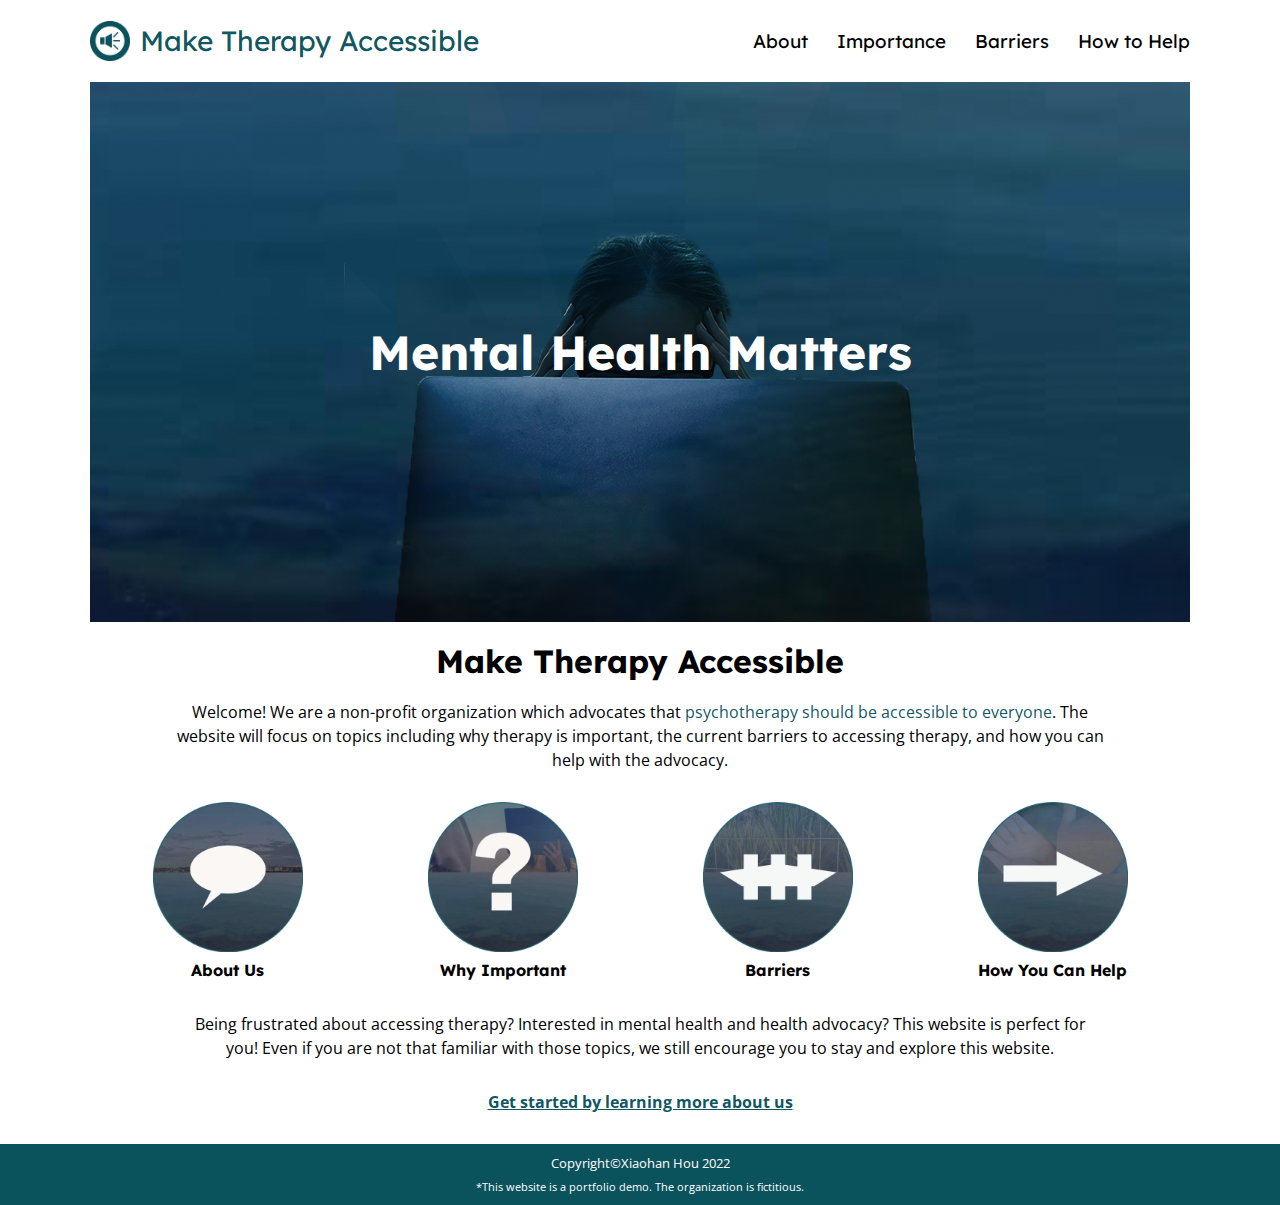
<file: index.html>
<!DOCTYPE html>
<html lang="en">
<head>
    <meta charset="UTF-8">
    <meta http-equiv="X-UA-Compatible" content="IE=edge">
    <meta name="viewport" content="width=device-width, initial-scale=1.0">
    <meta name="author" content="Xiaohan Hou"/>
    <meta name="description" content="Website built for an imaginary organization who advocates for psychotherapy"/>
    <link rel="stylesheet" href="style.css">
    <link rel="stylesheet" href="https://cdnjs.cloudflare.com/ajax/libs/font-awesome/4.7.0/css/font-awesome.min.css">
    <script language="JavaScript"  src="http://ajax.googleapis.com/ajax/libs/jquery/1.10.0/jquery.min.js"></script>
    <script src="toggle.js"></script>
    <title>Home</title>
</head>

<body>
    <!--Header-->
    <header>
        <div class="max-width">
            <!--Logo container section-->
            <div class="logo-container">
                <a href="index.html">
                    <img src="Img/Header/Header_Logo.png" class="logo-image" alt="Announcement logo">
                    <p>Make Therapy Accessible</p>
                </a>
            </div>

            <!--Nav bar in the right-->
            <ul class="navbar-right">
                <li><a href="index.html" class="current" id="home-nav-right">Home</a></li>
                <li><a href="aboutus.html">About</a></li>
                <li><a href="importance.html">Importance</a></li>
                <li><a href="barriers.html">Barriers</a></li>
                <li><a href="help.html">How to Help</a></li>
            </ul>

            <!--The icon (Hidden until the screen size changes)-->
            <div class="menu-btn">
                <i class="fa fa-bars"></i>
            </div>
            
        </div>
    </header>

    <!--Start of the main part-->
    <main>
        <div class="max-width">

             <!--Hero image-->
            <div class="hero-section" id="hero-section">
                <div class="hero-image">
                    <p class="hero-text">Mental Health Matters</p>
                </div>
            </div>
        
            <!--Home introduction section-->
            <section class="home-introduction">
                
                    <h1 id="homepage-title">Make Therapy Accessible</h1>
        
                <!--Website introduction phrase-->
                    <p class="introduction-text">
                        Welcome! We are a non-profit organization which advocates that <span class="highlight">psychotherapy should be accessible to everyone</span>.
                        The website will focus on topics including why therapy is important, the current barriers to accessing therapy, and how you can help
                        with the advocacy.
                    </p>
            </section>
        
            <!--Four navigation circles-->
            <section class="circle-nav-section">
                <div class="circle-nav-wrapper">
                    <a class="circle-container" href="aboutus.html">
                        <img src="Img/home/circle1.jpg" class="circle-nav-image" alt="Navigation button with a conversation icon">
                        <p>About Us</p>
                    </a>
                    <a class="circle-container" href="importance.html">
                        <img src="Img/home/circle2.jpg" class="circle-nav-image" alt="Navigation button with a question mark icon">
                        <p>Why Important</p>
                    </a>
                    <a class="circle-container" href="barriers.html" alt="Navigation button with a railing icon">
                        <img src="Img/home/circle3.jpg" class="circle-nav-image">
                        <p>Barriers</p>
                    </a>
                    <a class="circle-container" href="help.html"  alt="Navigation button with an arrow icon">
                        <img src="Img/home/circle4.jpg" class="circle-nav-image">
                        <p>How You Can Help</p>
                    </a>
                </div>
            </section>

            <!--Bottom text-->
            <section class="home-bottom">
                <p class="bottom-text">
                    Being frustrated about accessing therapy? Interested in mental health and health advocacy? 
                    This website is perfect for you! Even if you are not that familiar with those topics, 
                    we still encourage you to stay and explore this website. 
                </p>
            </section>
    
            <!--Bottom navigation section-->
            <section class="bottom-nav">
                <a class="nav-link" href="aboutus.html">Get started by learning more about us</a>
            </section>

        </div>
    </main>
    
    <footer>
        <div class="footer-content">
            <p>Copyright&copyXiaohan Hou 2022</p>
            <p class="disclaimer">*This website is a portfolio demo. The organization is fictitious.</p>
        </div>
    </footer>
    
</body>
</html>
</file>
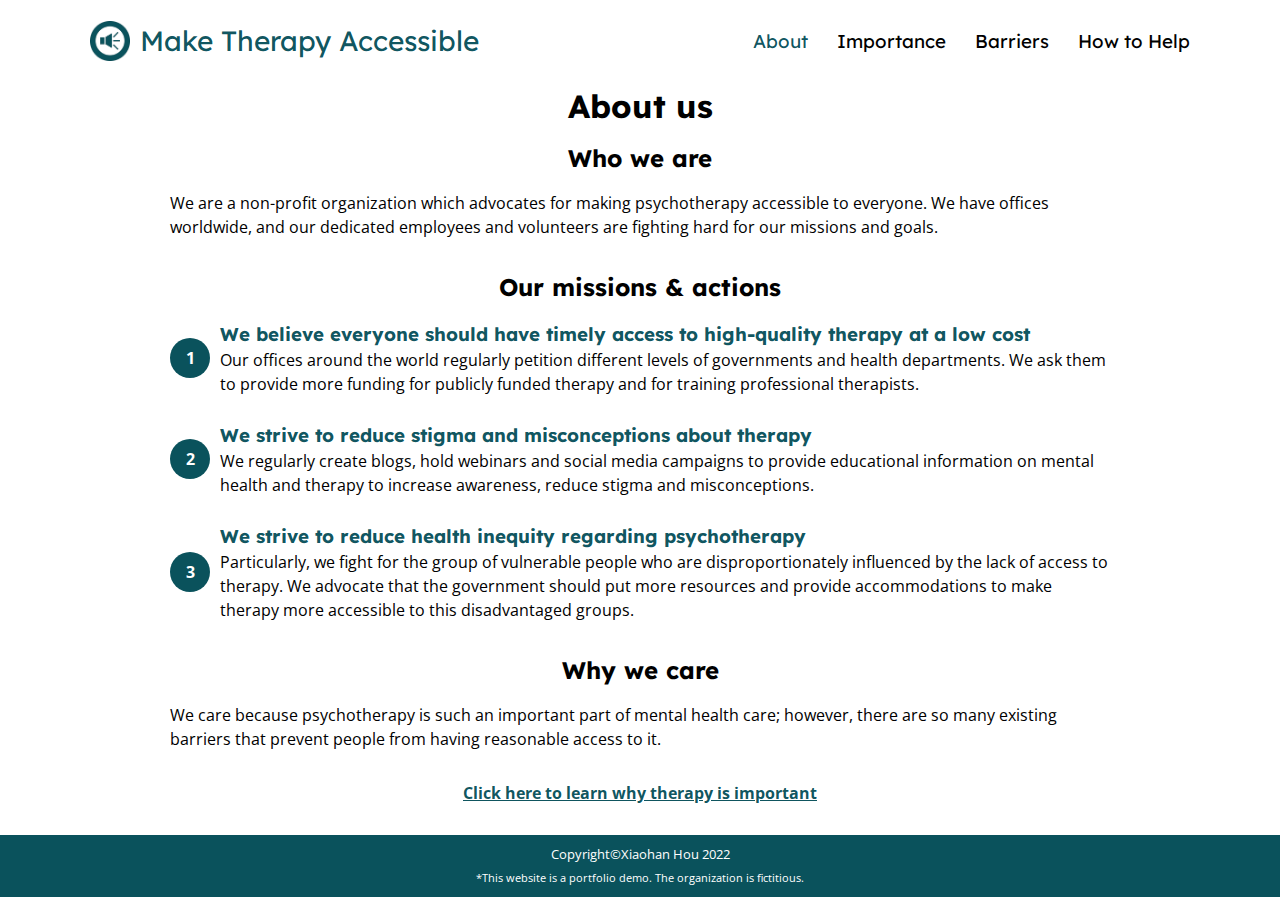
<file: aboutus.html>
<!DOCTYPE html>
<html lang="en">
<head>
    <meta charset="UTF-8">
    <meta http-equiv="X-UA-Compatible" content="IE=edge">
    <meta name="viewport" content="width=device-width, initial-scale=1.0">
    <meta name="author" content="Xiaohan Hou"/>
    <meta name="description" content="Website built for an imaginary organization who advocates for psychotherapy"/>
    <link rel="stylesheet" href="style.css">
    <link rel="stylesheet" href="https://cdnjs.cloudflare.com/ajax/libs/font-awesome/4.7.0/css/font-awesome.min.css">
    <script language="JavaScript"  src="http://ajax.googleapis.com/ajax/libs/jquery/1.10.0/jquery.min.js"></script>
    <script src="toggle.js"></script>
    <title>About Us</title>
    
</head>
<body>
    <!--Header-->
    <header>
        <div class="max-width">
            <!--Logo Container Section-->
            <div class="logo-container">
                <a href="index.html">
                    <img src="Img/Header/Header_Logo.png" class="logo-image" alt="Organization logo">
                    <p>Make Therapy Accessible</p>
                </a>
            </div>

            <!--Nav Bar in the Right-->
            <ul class="navbar-right">
                <li><a href="index.html" id="home-nav-right">Home</a></li>
                <li><a href="aboutus.html" class="current">About</a></li>
                <li><a href="importance.html">Importance</a></li>
                <li><a href="barriers.html">Barriers</a></li>
                <li><a href="help.html">How to Help</a></li>
            </ul>

            <!--The icon (Hidden until the screen size changes)-->
            <div class="menu-btn">
                <i class="fa fa-bars"></i>
            </div>
            
        </div>
    </header>

    <main>
        <div class="max-width">

            <!--About us title-->
            <h1 class="page-title">About us</h1>

            <!--Who we are-->
            <section class="about-intro-section">
                <h2 class="about-intro-subtitle">Who we are</h2>
                <p>We are a non-profit organization which advocates for making psychotherapy accessible to everyone. 
                    We have offices worldwide, and our dedicated employees and volunteers are fighting hard for our missions and goals.
                </p>
            </section>

            <!--Our missions & actions-->
            <section class="about-mission-section">
                <h2 class="about-mission-subtitle">Our missions & actions</h2>

                <!--mission 1-->
                <div class="mission-container">
                    <div class="mission-number-container">
                        <div class="mission-number">1</div>
                    </div>

                    <div class="mission-right-container">
                        <h3 class="mission-title">We believe everyone should have timely access to high-quality therapy at a low cost</h3>
                        <p>Our offices around the world regularly petition different levels of governments and health departments. We ask them to provide more funding for publicly funded therapy and for training professional therapists.</p>
                    </div>
                </div>

                 <!--mission 2-->
                <div class="mission-container">
                    <div class="mission-number-container">
                        <div class="mission-number">2</div>
                    </div>

                    <div class="mission-right-container">
                        <h3 class="mission-title">We strive to reduce stigma and misconceptions about therapy</h3>
                        <p>We regularly create blogs, hold webinars and social media campaigns to provide educational information on mental health and therapy to increase awareness, reduce stigma and misconceptions.
                        </p>
                    </div>
                </div>

                 <!--mission 3-->
                 <div class="mission-container">
                    <div class="mission-number-container">
                        <div class="mission-number">3</div>
                    </div>

                    <div class="mission-right-container">
                        <h3 class="mission-title">We strive to reduce health inequity regarding psychotherapy</h3>
                        <p>Particularly, we fight for the group of vulnerable people who are disproportionately influenced by the lack of access to therapy. We advocate that the government should put more resources and provide accommodations to make therapy more accessible to this disadvantaged groups.
                        </p>
                    </div>
                </div>

            </section>

             <!--Why we care-->
             <section class="about-care-section">
                <h2 class="about-care-subtitle">Why we care</h2>
                <p>We care because psychotherapy is such an important part of mental health care; however, there are so many existing barriers that prevent people from having reasonable access to it.
                </p>
            </section>

            <!--Bottom section-->
            <section class="bottom-nav">
                <a class="nav-link" href="importance.html">Click here to learn why therapy is important</a>
            </section>
            
        </div>
    </main>
    
    <footer>
        <div class="footer-content">
            <p>Copyright&copyXiaohan Hou 2022</p>
            <p class="disclaimer">*This website is a portfolio demo. The organization is fictitious.</p>
        </div>
    </footer>
    
</body>
</html>
</file>
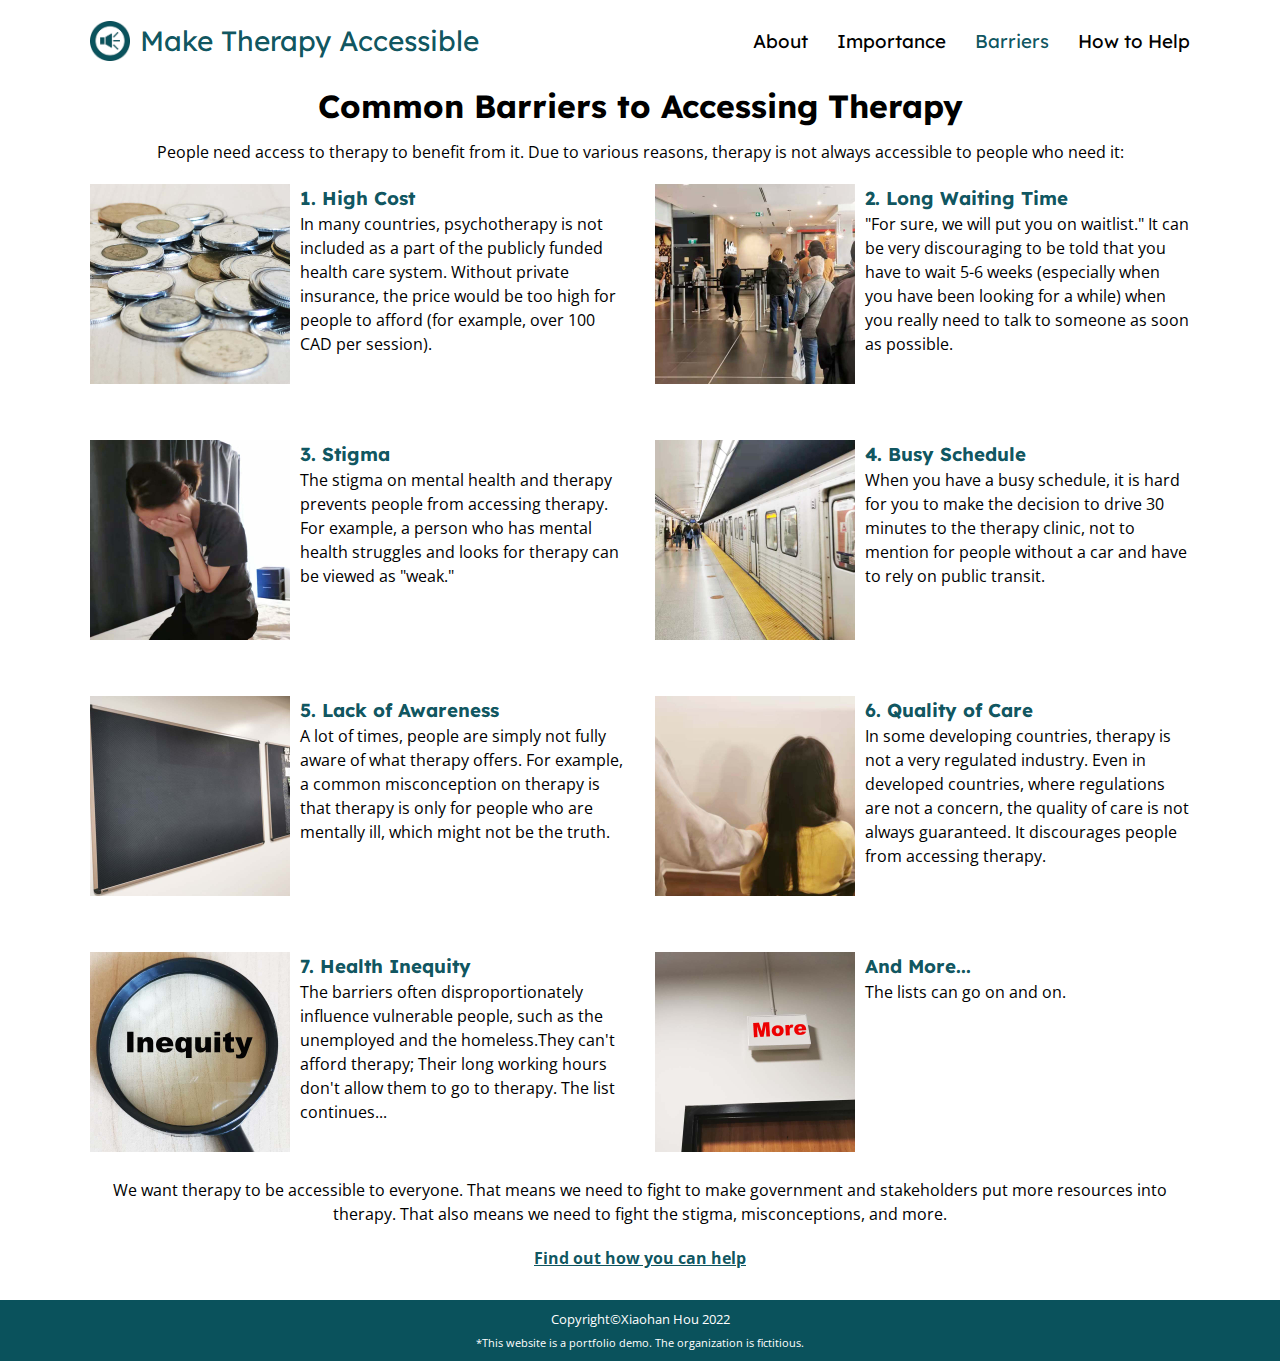
<file: barriers.html>
<!DOCTYPE html>
<html lang="en">
<head>
    <meta charset="UTF-8">
    <meta http-equiv="X-UA-Compatible" content="IE=edge">
    <meta name="viewport" content="width=device-width, initial-scale=1.0">
    <meta name="author" content="Xiaohan Hou"/>
    <meta name="description" content="Website built for an imaginary organization who advocates for psychotherapy"/>
    <link rel="stylesheet" href="style.css">
    <link rel="stylesheet" href="https://cdnjs.cloudflare.com/ajax/libs/font-awesome/4.7.0/css/font-awesome.min.css">
    <script language="JavaScript"  src="http://ajax.googleapis.com/ajax/libs/jquery/1.10.0/jquery.min.js"></script>
    <script src="toggle.js"></script>
    <title>Barriers</title>
</head>

<body>
    <!--Header-->
    <header>
        <div class="max-width">
            <!--Logo Container Section-->
            <div class="logo-container">
                <a href="index.html">
                    <img src="Img/Header/Header_Logo.png" class="logo-image" alt="Organization logo">
                    <p>Make Therapy Accessible</p>
                </a>
            </div>

            <!--Nav Bar in the Right-->
            <ul class="navbar-right">
                <li><a href="index.html" id="home-nav-right">Home</a></li>
                <li><a href="aboutus.html">About</a></li>
                <li><a href="importance.html">Importance</a></li>
                <li><a href="barriers.html" class="current">Barriers</a></li>
                <li><a href="help.html">How to Help</a></li>
            </ul>

            <!--The icon (Hidden until the screen size changes)-->
            <div class="menu-btn">
                <i class="fa fa-bars"></i>
            </div>
            
        </div>
    </header>

    <main>
        <div class="max-width">

            <!--Barriers title-->
            <h1 class="page-title">Common Barriers to Accessing Therapy</h1>

                <!--Intro-text-->
                <p class="page-intro-text">People need access to therapy to benefit from it. Due to various reasons, therapy is not always accessible to people who need it:</p>

                <!--The main box used to put the 8 tips boxes-->
                <div class="issues-master-container">

                    <!--Barrier 1-->
                    <div class="issues-content-container">
                        <div class="issues-image-container">
                            <img src="Img/barriers/highcost.jpg" class="issue-image" alt="Coins piles">
                        </div>

                        <div class="issues-text-container">
                            <h3 class="issues-title">1. High Cost</h3>
                            <p class="issues-text">In many countries, psychotherapy is not included as a part of the publicly funded health care system.
                                Without private insurance, the price would be too high for people to afford (for example, over 100 CAD per session).
                            </p>
                        </div>
                    </div>

                    <!--Barrier 2-->
                    <div class="issues-content-container">
                        <div class="issues-image-container">
                            <img src="Img/barriers/longwaiting.jpg" class="issue-image" alt="Long line">
                        </div>

                        <div class="issues-text-container">
                            <h3 class="issues-title">2. Long Waiting Time</h3>
                            <p class="issues-text">"For sure, we will put you on waitlist." It can be very discouraging to be told that you have to wait 5-6 weeks (especially when you have been looking for a while) when you really need to talk to someone as soon as possible.
                            </p>
                        </div>
                    </div>

                    <!--Barrier 3-->
                    <div class="issues-content-container">
                        <div class="issues-image-container">
                            <img src="Img/barriers/stigma.jpg" class="issue-image" alt="An upset person">
                        </div>

                        <div class="issues-text-container">
                            <h3 class="issues-title">3. Stigma</h3>
                            <p class="issues-text">The stigma on mental health and therapy prevents people from accessing therapy. For example, a person who has mental health struggles and looks for therapy can be viewed as "weak."
                            </p>
                        </div>
                    </div>

                    <!--Barrier 4-->
                    <div class="issues-content-container">
                        <div class="issues-image-container">
                            <img src="Img/barriers/busy.jpg" class="issue-image" alt="Subway station">
                        </div>

                        <div class="issues-text-container">
                            <h3 class="issues-title">4. Busy Schedule</h3>
                            <p class="issues-text">When you have a busy schedule, it is hard for you to make the decision to drive 30 minutes to the therapy clinic, not to mention for people without a car and have to rely on public transit.
                            </p>
                        </div>
                    </div>

                    <!--Barrier 5-->
                    <div class="issues-content-container">
                        <div class="issues-image-container">
                            <img src="Img/barriers/awareness.jpg" class="issue-image" alt="Announcement board">
                        </div>

                        <div class="issues-text-container">
                            <h3 class="issues-title">5. Lack of Awareness</h3>
                            <p class="issues-text">A lot of times, people are simply not fully aware of what therapy offers. For example, a common misconception on therapy is that therapy is only for people who are mentally ill, which might not be the truth.
                            </p>
                        </div>
                    </div>


                    <!--Barrier 6-->
                    <div class="issues-content-container">
                        <div class="issues-image-container">
                            <img src="Img/barriers/quality.jpg" class="issue-image" alt="Hand put on the shoulder">
                        </div>

                        <div class="issues-text-container">
                            <h3 class="issues-title">6. Quality of Care</h3>
                            <p class="issues-text">In some developing countries, therapy is not a very regulated industry. Even in developed countries, where regulations are not a concern, the quality of care is not always guaranteed. It discourages people from accessing therapy.
                            </p>
                        </div>
                    </div>

                    <!--Barrier 7-->
                    <div class="issues-content-container">
                        <div class="issues-image-container">
                            <img src="Img/barriers/inequity.jpg" class="issue-image" alt="Microscope examining the word inequity">
                        </div>

                        <div class="issues-text-container">
                            <h3 class="issues-title">7. Health Inequity</h3>
                            <p class="issues-text">The barriers often disproportionately influence vulnerable people, such as the unemployed and the homeless.They can't afford therapy; Their long working hours don't allow them to go to therapy. The list continues...
                            </p>
                        </div>
                    </div>

                    <!--Barrier 8-->
                    <div class="issues-content-container">
                        <div class="issues-image-container">
                            <img src="Img/barriers/more.jpg" class="issue-image" alt="A sign with the text 'more' on it">
                        </div>

                        <div class="issues-text-container">
                            <h3 class="issues-title">And More...</h3>
                            <p class="issues-text">The lists can go on and on.
                            </p>
                        </div>
                    </div>

                </div>

                <!--Bottom text-->
                <p class="page-bottom-text">We want therapy to be accessible to everyone. That means we need to fight to make government and stakeholders put more resources into therapy. That also means we need to fight the stigma, misconceptions, and more.</p>
        
               <!--Bottom navigation section-->
                <section class="bottom-nav">
                    <a class="nav-link" href="help.html">Find out how you can help</a>
                </section>

        </div>
    </main>
    
    <footer>
        <div class="footer-content">
            <p>Copyright&copyXiaohan Hou 2022</p>
            <p class="disclaimer">*This website is a portfolio demo. The organization is fictitious.</p>
        </div>
    </footer>
    
</body>
</html>
</file>
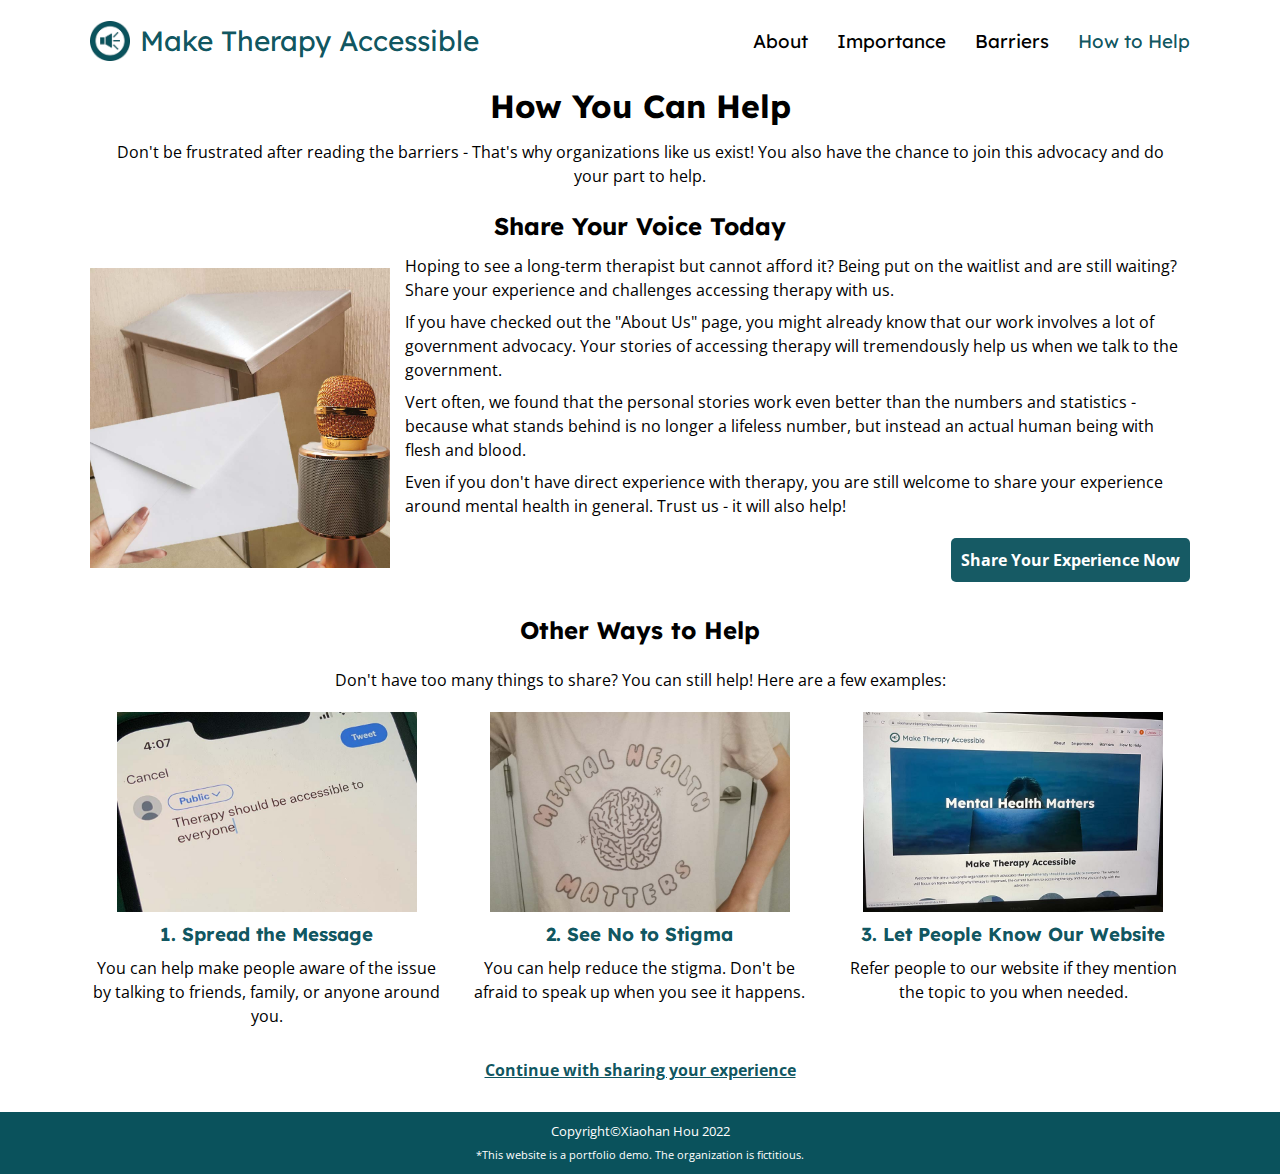
<file: help.html>
<!DOCTYPE html>
<html lang="en">
<head>
    <meta charset="UTF-8">
    <meta http-equiv="X-UA-Compatible" content="IE=edge">
    <meta name="viewport" content="width=device-width, initial-scale=1.0">
    <meta name="author" content="Xiaohan Hou"/>
    <meta name="description" content="Website built for an imaginary organization who advocates for psychotherapy"/>
    <link rel="stylesheet" href="style.css">
    <link rel="stylesheet" href="https://cdnjs.cloudflare.com/ajax/libs/font-awesome/4.7.0/css/font-awesome.min.css">
    <script language="JavaScript"  src="http://ajax.googleapis.com/ajax/libs/jquery/1.10.0/jquery.min.js"></script>
    <script src="toggle.js"></script>
    <title>How to Help</title>
</head>

<body>
     <!--Header-->
     <header>
        <div class="max-width">
            <!--Logo Container Section-->
            <div class="logo-container">
                <a href="index.html">
                    <img src="Img/Header/Header_Logo.png" class="logo-image" alt="Organization logo">
                    <p>Make Therapy Accessible</p>
                </a>
            </div>

            <!--Nav Bar in the Right-->
            <ul class="navbar-right">
                <li><a href="index.html" id="home-nav-right">Home</a></li>
                <li><a href="aboutus.html">About</a></li>
                <li><a href="importance.html">Importance</a></li>
                <li><a href="barriers.html">Barriers</a></li>
                <li><a href="help.html" class="current">How to Help</a></li>
            </ul>

            <!--The icon (Hidden until the screen size changes)-->
            <div class="menu-btn">
                <i class="fa fa-bars"></i>
            </div>
            
        </div>
    </header>

    <main>
        <div class="max-width">

            <!--How to help title-->
            <h1 class="page-title">How You Can Help</h1>

            <!--Page intro text-->
            <p class="page-intro-text">Don't be frustrated after reading the barriers - That's why organizations like us exist!
                You also have the chance to join this advocacy and do your part to help.
            </p>

            <!--Upper section: Share your voice today-->
            <section class="share-wrapper">
                <!--Upper session title-->
                <h2>Share Your Voice Today</h2>

                <div class="share-content-container">
                    <!--Share Image-->
                    <div class="share-image-container">
                        <img src="Img/help/share.jpg" alt="Opinion box, microphone and envelope">
                    </div>

                    <!--Share content-->
                     <!--Share text-->
                    <div class="share-text-container">
                        <p class="share-text">
                            Hoping to see a long-term therapist but cannot afford it? Being put on the waitlist and are still waiting? 
                            Share your experience and challenges accessing therapy with us.</p>
                        <p class="share-text">
                            If you have checked out the "About Us" page, you might already know that our work involves a lot of government advocacy. 
                            Your stories of accessing therapy will tremendously help us when we talk to the government.
                        </p>
                        <p class="share-text">
                            Vert often, we found that the personal stories work even better than the numbers and statistics - because what stands behind is no longer a lifeless number, but instead an actual human being with flesh and blood.
                        </p>
                        <p class="share-text">
                            Even if you don't have direct experience with therapy, you are still welcome to share your experience around mental health in general. Trust us - it will also help!
                        </p>

                        <!--Share button-->
                        <div class="share-button">
                            <a href="shareyourvoice.html">Share Your Experience Now</a>
                        </div>

                    </div>

                </div>

            </section>

            <!--Lower section: Other ways to help-->
            <section class="other-way-wrapper">
                <!--Lower section title-->
                <h2>Other Ways to Help</h2>

                <!--Lower section intro text-->
                <p class="page-sub-intro-text">Don't have too many things to share? You can still help! Here are a few examples:
                </p>

                <!--Three ways container-->
                <div class="other-way-container">
                    <!--Way 1-->
                    <div class="way-container">
                        <div class="way-image-container">
                            <img src="Img/help/way1.jpg" alt="Twitter page on smartphone">
                        </div>

                        <div class="way-content-container">
                            <h3>1. Spread the Message</h3>
                            <p>You can help make people aware of the issue by talking to friends, family, or anyone around you.</p>
                        </div>
                    </div>

                    <!--Way 2-->
                    <div class="way-container">
                        <div class="way-image-container">
                            <img src="Img/help/way2.jpg" alt="T-shirt with quote">
                        </div>

                        <div class="way-content-container">
                            <h3>2. See No to Stigma</h3>
                            <p>You can help reduce the stigma. Don't be afraid to speak up when you see it happens.</p>
                        </div>
                    </div>

                    <!--Way 3-->
                    <div class="way-container">
                        <div class="way-image-container">
                            <img src="Img/help/way3.jpg" alt="Website on a laptop screen">
                        </div>

                        <div class="way-content-container">
                            <h3>3. Let People Know Our Website</h3>
                            <p>Refer people to our website if they mention the topic to you when needed.</p>
                        </div>
                    </div>
                </div>

            </section>

            <!--Bottom navigation section-->
            <section class="bottom-nav">
                <a class="nav-link" href="shareyourvoice.html">Continue with sharing your experience</a>
            </section>

        </div>
    </main>
    
    <footer>
        <div class="footer-content">
            <p>Copyright&copyXiaohan Hou 2022</p>
            <p class="disclaimer">*This website is a portfolio demo. The organization is fictitious.</p>
        </div>
    </footer>
    
</body>
</html>
</file>
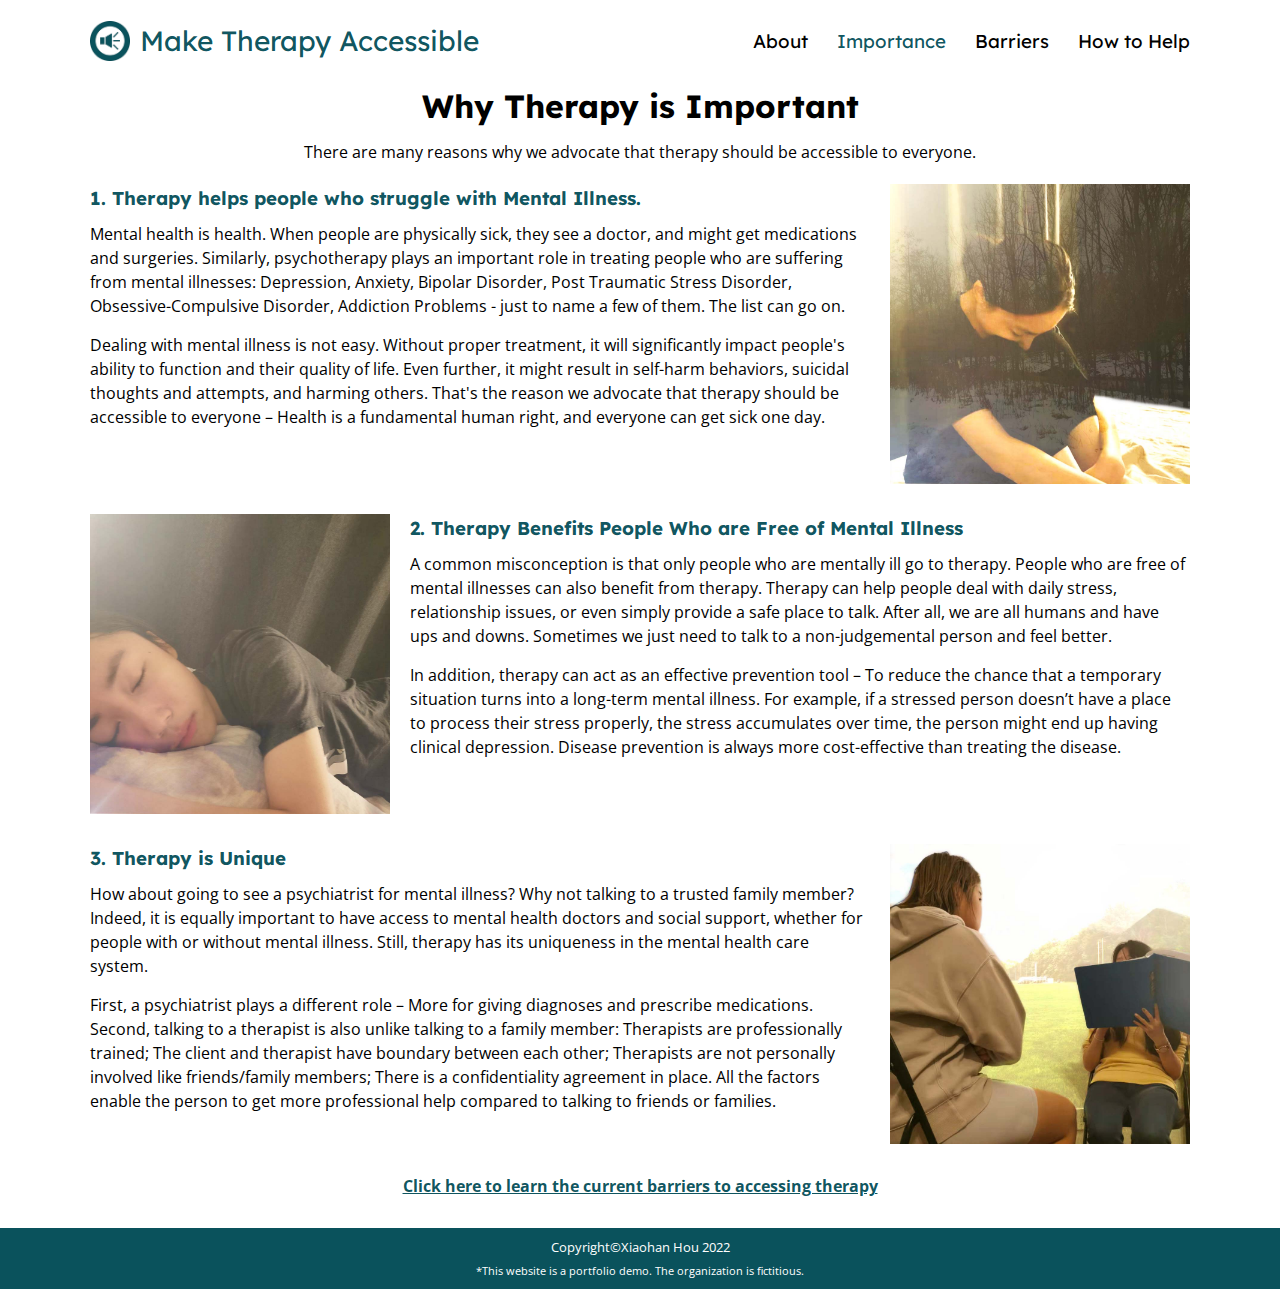
<file: importance.html>
<!DOCTYPE html>
<html lang="en">
<head>
    <meta charset="UTF-8">
    <meta http-equiv="X-UA-Compatible" content="IE=edge">
    <meta name="viewport" content="width=device-width, initial-scale=1.0">
    <meta name="author" content="Xiaohan Hou"/>
    <meta name="description" content="Website built for an imaginary organization who advocates for psychotherapy"/>
    <link rel="stylesheet" href="style.css">
    <link rel="stylesheet" href="https://cdnjs.cloudflare.com/ajax/libs/font-awesome/4.7.0/css/font-awesome.min.css">
    <script language="JavaScript"  src="http://ajax.googleapis.com/ajax/libs/jquery/1.10.0/jquery.min.js"></script>
    <script src="toggle.js"></script>
    <title>Why Therapy is Important</title>
</head>

<body>
    <!--Header-->
    <header>
        <div class="max-width">
            <!--Logo Container Section-->
            <div class="logo-container">
                <a href="index.html">
                    <img src="Img/Header/Header_Logo.png" class="logo-image" alt="Organization logo">
                    <p>Make Therapy Accessible</p>
                </a>
            </div>

            <!--Nav Bar in the Right-->
            <ul class="navbar-right">
                <li><a href="index.html" id="home-nav-right">Home</a></li>
                <li><a href="aboutus.html">About</a></li>
                <li><a href="importance.html" class="current">Importance</a></li>
                <li><a href="barriers.html">Barriers</a></li>
                <li><a href="help.html">How to Help</a></li>
            </ul>

            <!--The icon (Hidden until the screen size changes)-->
            <div class="menu-btn">
                <i class="fa fa-bars"></i>
            </div>
            
        </div>
    </header>

    <!--Start of the main content-->
    <main>
        <div class="max-width">

            <!--Importance title-->
            <h1 class="page-title">Why Therapy is Important</h1>

            <!--Intro-text-->
            <p class="page-intro-text">There are many reasons why we advocate that therapy should be accessible to everyone.
            </p>
 
            <!--Importance 1-->
            <div class="importance-container">
                <!--Importance 1: Image-->
                <div class="importance-image-container">
                    <img src="Img/importance/sadperson.jpg" alt="A sad person">
                </div>

                <!--Importance 1: Text-->
                <div class="importance-text-container">
                    <h3 class="importance-title">1. Therapy helps people who struggle with Mental Illness.</h3>
                    <p class="importance-first-paragraph"> Mental health is health. When people are physically sick, they see a doctor, and might get medications and surgeries. 
                        Similarly, psychotherapy plays an important role in treating people who are suffering from mental illnesses: 
                        Depression, Anxiety, Bipolar Disorder, Post Traumatic Stress Disorder, Obsessive-Compulsive Disorder, Addiction Problems - just to name a few of them. The list can go on.
                    </p>  
                    <p class="importance-second-paragraph"> Dealing with mental illness is not easy. Without proper treatment, it will significantly impact people's ability to function and their quality of life. 
                        Even further, it might result in self-harm behaviors, suicidal thoughts and attempts, and harming others. That's the reason we advocate that therapy should be accessible to everyone – Health is a fundamental human right, and everyone can get sick one day.
                    </p>
                </div>
            </div>
            
            <!--Importance 2-->
            <div class="importance-container" id="importance-container-2">
                <!--Importance 2: Image-->
                <div class="importance-image-container" id="importance-image-2">
                    <img src="Img/importance/freeperson.jpg" alt="A carefree person">
                </div>

                <!--Importance 2: Text-->
                <div class="importance-text-container">
                    <h3 class="importance-title">2. Therapy Benefits People Who are Free of Mental Illness
                    </h3>
                    <p class="importance-first-paragraph"> A common misconception is that only people who are mentally ill go to therapy. People who are free of mental illnesses can also benefit from therapy. Therapy can help people deal with daily stress, relationship issues, or even simply provide a safe place to talk. After all, we are all humans and have ups and downs. Sometimes we just need to talk to a non-judgemental person and feel better.
                    </p>  
                    <p class="importance-second-paragraph"> In addition, therapy can act as an effective prevention tool – To reduce the chance that a temporary situation turns into a long-term mental illness. For example, if a stressed person doesn’t have a place to process their stress properly, the stress accumulates over time, the person might end up having clinical depression. Disease prevention is always more cost-effective than treating the disease.
                    </p>
                </div>
            </div>
            
            <!--Importance 3-->
            <div class="importance-container">
                <!--Importance 3: Image-->
                <div class="importance-image-container">
                    <img src="Img/importance/therapysession.jpg" alt="Two people having a conversation">
                </div>

                <!--Importance 3: Text-->
                <div class="importance-text-container">
                    <h3 class="importance-title">3. Therapy is Unique</h3>
                    <p class="importance-first-paragraph">How about going to see a psychiatrist for mental illness? Why not talking to a trusted family member? Indeed, it is equally important to have access to mental health doctors and social support, whether for people with or without mental illness. 
                        Still, therapy has its uniqueness in the mental health care system.
                    </p>  
                    <p class="importance-second-paragraph">First, a psychiatrist plays a different role – More for giving diagnoses and prescribe medications. Second, talking to a therapist is also unlike talking to a family member: Therapists are professionally trained; The client and therapist have boundary between each other; Therapists are not personally involved like friends/family members; There is a confidentiality agreement in place. All the factors enable the person to get more professional help compared to talking to friends or families.
                    </p>
                </div>
            </div>
            
            <!--Bottom navigation section-->
            <section class="bottom-nav">
                <a class="nav-link" href="barriers.html">Click here to learn the current barriers to accessing therapy</a>
            </section>
            
        </div>
    </main>
    
    <footer>
        <div class="footer-content">
            <p>Copyright&copyXiaohan Hou 2022</p>
            <p class="disclaimer">*This website is a portfolio demo. The organization is fictitious.</p>
        </div>
    </footer>
    
</body>
</html>
</file>
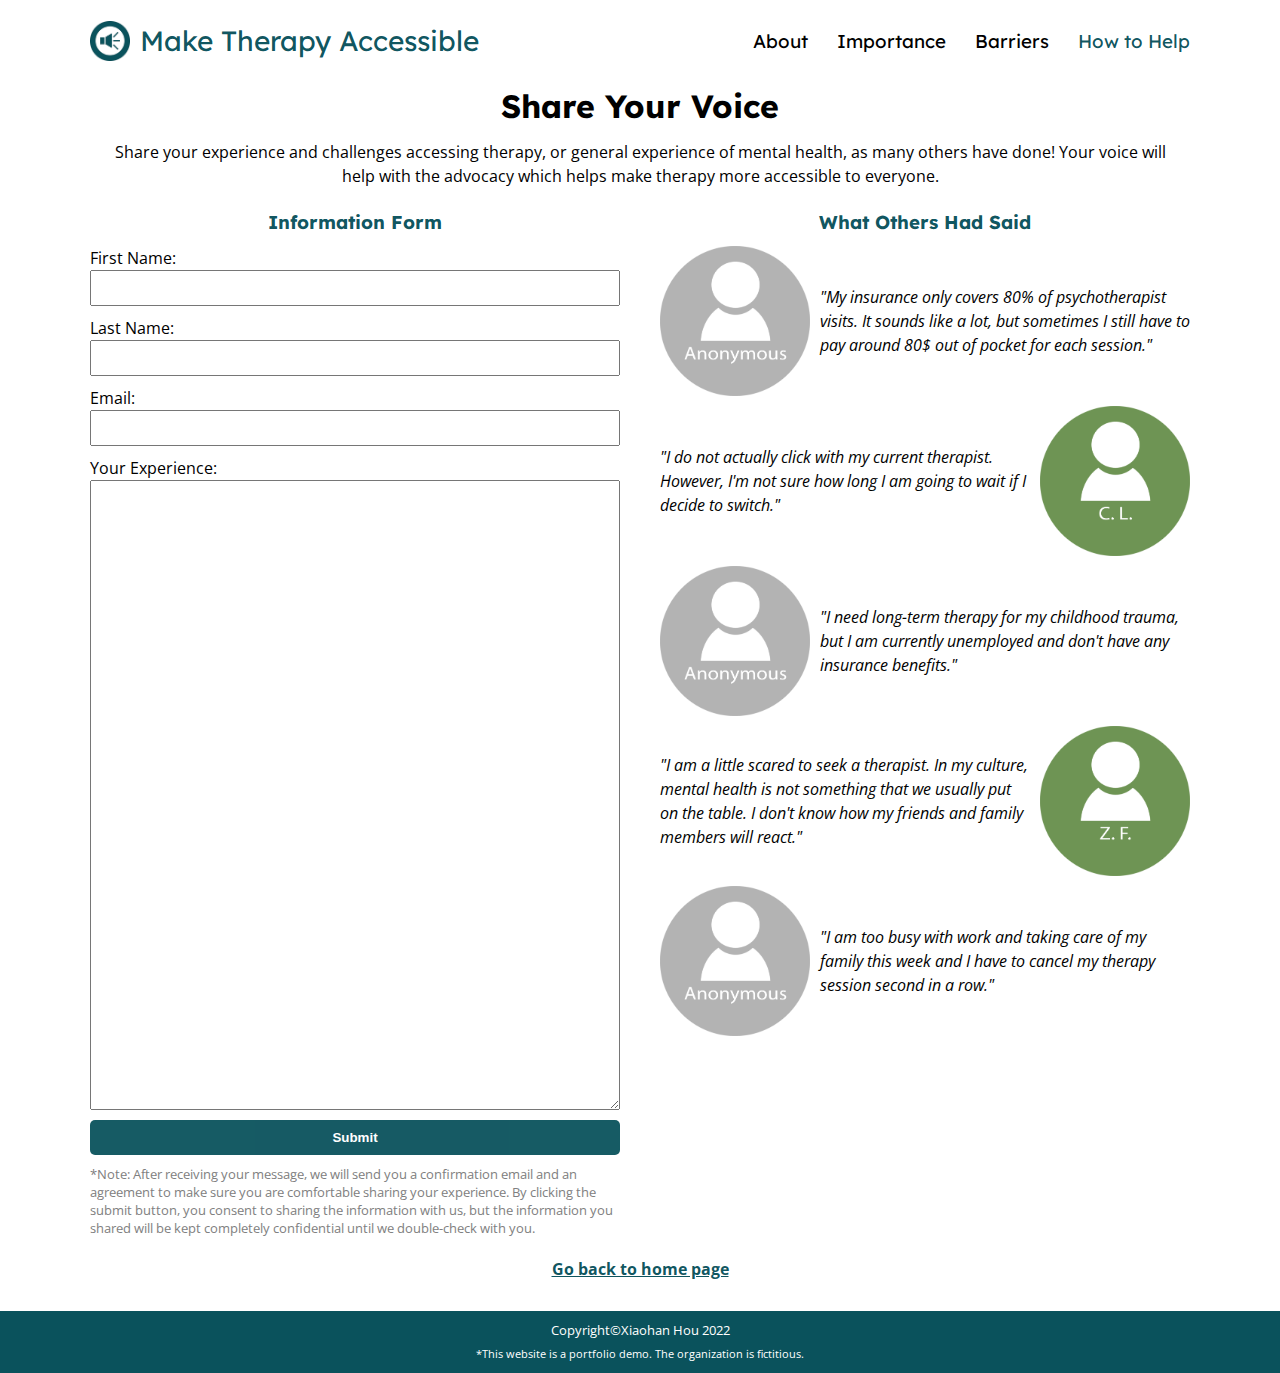
<file: shareyourvoice.html>
<!DOCTYPE html>
<html lang="en">
<head>
    <meta charset="UTF-8">
    <meta http-equiv="X-UA-Compatible" content="IE=edge">
    <meta name="viewport" content="width=device-width, initial-scale=1.0">
    <meta name="author" content="Xiaohan Hou"/>
    <meta name="description" content="Website built for an imaginary organization who advocates for psychotherapy"/>
    <link rel="stylesheet" href="style.css">
    <link rel="stylesheet" href="https://cdnjs.cloudflare.com/ajax/libs/font-awesome/4.7.0/css/font-awesome.min.css">
    <script language="JavaScript"  src="http://ajax.googleapis.com/ajax/libs/jquery/1.10.0/jquery.min.js"></script>
    <script src="toggle.js"></script>
    <title>Share Your Voice</title>
</head>

<body>
    <!--Header-->
    <header>
        <div class="max-width">
            <!--Logo Container Section-->
            <div class="logo-container">
                <a href="index.html">
                    <img src="Img/Header/Header_Logo.png" class="logo-image" alt="Organization logo">
                    <p>Make Therapy Accessible</p>
                </a>
            </div>

            <!--Nav Bar in the Right-->
            <ul class="navbar-right">
                <li><a href="index.html" id="home-nav-right">Home</a></li>
                <li><a href="aboutus.html">About</a></li>
                <li><a href="importance.html">Importance</a></li>
                <li><a href="barriers.html">Barriers</a></li>
                <li><a href="help.html" class="current">How to Help</a></li>
            </ul>

            <!--The icon (Hidden until the screen size changes)-->
            <div class="menu-btn">
                <i class="fa fa-bars"></i>
            </div>
            
        </div>
    </header>

    <main>
        <div class="max-width">

            <!--Share your voice title-->
            <h1 class="page-title">Share Your Voice</h1>

            <!--Share you voice intro-->
            <p class="page-intro-text">Share your experience and challenges accessing therapy, or general experience of mental health, as many others have done! Your voice will help with the advocacy which helps make therapy more accessible to everyone.
            </p>

            <div id="voice-master-container">

                <!--Left Box: Information Form-->
                <form class="voice-left-container">
                    <!--Left Title-->
                    <h3 class="voice-title">Information Form</h3>

                    <!--First Name-->
                    <div class="input-content">
                        <label>First Name:</label>
                        <input type="text">
                    </div>

                    <!--Last Name-->
                    <div class="input-content">
                        <label>Last Name:</label>
                        <input type="text">
                    </div>

                    <!--Email Name-->
                    <div class="input-content">
                        <label>Email:</label>
                        <input type="text">
                    </div>

                    <!--Experience-->
                    <div class="input-content">
                        <label>Your Experience:</label>
                        <textarea></textarea>
                    </div>

                    <!--Submission Button-->
                    <div class="submit-button">
                        <input type="submit" id="sub-button">
                    </div>

                    <!--Disclaimer Clause-->
                    <p id="confidentiality-text">
                        *Note: After receiving your message, we will send you a confirmation email and an agreement to make sure you are comfortable
                        sharing your experience. By clicking the submit button, you consent to sharing the information with us, but
                        the information you shared will be kept completely confidential until we double-check with you.
                    </p>
                </form>

                <!--Right Box: Demo-->
                <div class="voice-right-container">
                    <!--Title-->
                    <h3 class="voice-title">What Others Had Said</h3>

                    <!--Flex Container for all the shares-->
                    <div class="user-flex-container">
                        <!--Share 1-->
                        <div class="user-container">
                            <div class="user-image-box"><img src="Img/experience/anonymous.png" alt="User's head shot">
                            </div>
                            <p class="user-text">
                                "My insurance only covers 80% of psychotherapist visits. It sounds like a lot, but sometimes I still 
                                have to pay around 80$ out of pocket for each session."
                            </p>
                        </div>

                        <!--Share 2-->
                        <div class="user-container user-container-2">
                            <div class="user-image-box"><img src="Img/experience/user1.png" alt="User's head shot">
                            </div>
                            <p class="user-text user-text-2">
                                "I do not actually click with my current therapist. However, I'm not sure how long I am going to wait
                                if I decide to switch."
                            </p>
                        </div>

                        <!--Share 3-->
                        <div class="user-container">
                            <div class="user-image-box"><img src="Img/experience/anonymous.png" alt="User's head shot">
                            </div>
                            <p class="user-text">
                                "I need long-term therapy for my childhood trauma, but I am currently unemployed and don't have any insurance benefits."
                            </p>
                        </div>

                        <!--Share 4-->
                        <div class="user-container user-container-4">
                            <div class="user-image-box"><img src="Img/experience/user2.png" alt="User's head shot">
                            </div>
                            <p class="user-text user-text-4">
                                "I am a little scared to seek a therapist. In my culture, mental health is not something that we usually put on the table. 
                                I don't know how my friends and family members will react."
                            </p>
                        </div>

                        <!--Share 5-->
                        <div class="user-container">
                            <div class="user-image-box"><img src="Img/experience/anonymous.png" alt="User's head shot">
                            </div>
                            <p class="user-text">
                                "I am too busy with work and taking care of my family this week and I have to cancel my therapy session second in a row."
                            </p>
                        </div>

                    </div>
                </div>

            </div>

            <!--Bottom navigation section-->
            <section class="bottom-nav">
                <a class="nav-link" href="index.html">Go back to home page</a>
            </section>

        </div>
    </main>
    
    <footer>
        <div class="footer-content">
            <p>Copyright&copyXiaohan Hou 2022</p>
            <p class="disclaimer">*This website is a portfolio demo. The organization is fictitious.</p>
        </div>
    </footer>
    
</body>
</html>
</file>
<file: style.css>
/*-----Importing fonts-----*/
@import url('https://fonts.googleapis.com/css2?family=Lexend+Deca:wght@300;400;500;600;700&display=swap');
@import url('https://fonts.googleapis.com/css2?family=Lexend+Deca:wght@300;400;500;600;700&family=Open+Sans:ital,wght@0,400;0,500;0,600;0,700;1,400;1,500;1,600;1,700&display=swap');
@import url('https://fonts.googleapis.com/css2?family=Open+Sans:ital,wght@0,400;0,500;0,600;0,700;1,400;1,500;1,600;1,700&display=swap');

/*-----START: COMMON PART-----*/
*
{
    margin: 0;
    padding: 0;
    box-sizing: border-box; 
    text-decoration: none;
}

body
{
    font-family: 'Open Sans', sans-serif;
    line-height: 1.5;
}

/*For response design*/
.max-width
{
    max-width: 1300px;
    padding: 0 90px;
    margin: 0 auto;
}

/*----Common text sizes----*/
.hero-text
{
    font-size: 3em;
}
    
h1
{
    font-size: 2em;
}

h2
{
    font-size: 1.5em;
}

h3, .navbar-right li a
{
    font-size: 1.17em;
}

/*Website logo*/
.logo-container a p
{
    font-size: 1.75em;
}

.disclaimer, #confidentiality-text, footer
{
    font-size: 0.83em;
}

/*----Common layouts----*/
/*Flex layout*/
header .max-width, .logo-container a, .nav-link, footer,.hero-image, .mission-container, .mission-number-container
,.mission-number, .importance-container, .importance-image-container, .issues-content-container, 
.share-content-container, .share-image-container, .share-button, .way-container, .way-image-container
,.user-container, .user-image-box, .user-text
{
    display: flex;
}

/*Grid Layout*/
.circle-nav-wrapper, .issues-master-container, .other-way-container, #voice-master-container
{
    display: grid;
}

/*Justify content: space-between*/
header .max-width, .importance-container
{
    justify-content: space-between;
}

/*Justify content: center*/
footer, .nav-link, .hero-image, .mission-number-container, .mission-number, .importance-image-container
, .share-image-container, .way-image-container, .user-image-box
{
    justify-content: center;
}

/*Align-items: center*/
header .max-width,.logo-container a, footer, .hero-image, .mission-number-container, .mission-number
, .importance-image-container, .share-image-container, .user-image-box, .user-text
{
    align-items: center;
}

/*----Common text style----*/
/*Center*/
h1, h2, .nav-link, .hero-text,.introduction-text,.bottom-text, .circle-container p, .page-intro-text, .page-bottom-text,
.page-sub-intro-text, .way-content-container, .voice-title, .footer-content
{
    text-align: center;
}

/*Font weight*/
.hero-text, .nav-link, .circle-container p, .mission-number, .share-button a, #sub-button
{
    font-weight: bold;
}

/*Font family for titles*/
h1, h2, h3, .logo-container a p, .navbar-right li a, .hero-text, .circle-container p
{
    font-family: 'Lexend Deca', sans-serif;
}

/*----Common Color----*/
/*Font color*/
h3, .logo-container a p, .highlight,.nav-link, .navbar-right li a:hover, #page-active, .circle-container:hover, .navbar-right li a.current
{
    color:rgba(10, 82, 92, 0.979);
}

footer, .hero-image, .mission-number, .share-button a, #sub-button
{
    color: white;
}

/*Background color*/
footer,.mission-number, .share-button a, #sub-button
{
    background-color: rgba(10, 82, 92);
}

/*----Header----*/
header
{
    background-color: white;
    padding: 20px 0;
    width:100%;
}

.logo-container
{
    margin-right: 20px;
}

/*The announcement image*/
.logo-image
{
    width: 40px;
    height: 40px;
    min-width: 40px;
    min-height: 40px;
    margin-right: 10px;
}

/*Right navigation items*/
.navbar-right li
{
    display: inline-block;
}

/*Right navigation hyperlinks*/
.navbar-right li a 
{
    color: inherit;
    margin-left: 25px;
}

/*home button not displaying originally*/
#home-nav-right
{
    display: none;
}

/*Button prepared for responsive design*/
.menu-btn
{
    color: black;
    font-size: 1.4em;
    cursor: pointer;
    display: none;
}

/*----Bottom Part----*/
.nav-link
{
    text-decoration: underline;
}

/*----Footer----*/
footer
{
    flex-direction: column;
}

/*Footer content box*/
.footer-content
{
    padding: 10px 50px;
}

/*Footer text*/
.disclaimer
{
    margin-top: 5px;
}

/*----Common structure----*/
.page-intro-text
{
    padding: 0 20px;
    margin-bottom: 20px;
}

.page-sub-intro-text
{
    margin: 20px 0;
    padding: 0 20px;
}

.page-bottom-text
{
    margin: 20px 0;
}

/*margin-bottom: 10px*/
.importance-title, .way-container p, .voice-title, .input-content, .user-container, .page-title
{
    margin-bottom: 10px;
}

/*-----END: COMMON PART-----*/

/*-----HOME PAGE-----*/
.hero-image
{
    background: url("Img/home/hero-image.png") no-repeat center;
    height: 60vh;
    z-index: 999;
    min-height: 300px;
}

.hero-text
{
    padding: 0 20px;
}

#homepage-title
{
    margin: 15px 0;
}

.introduction-text,.bottom-text
{
    padding: 0 80px;
    margin-bottom: 30px;
}

/*Four navigation circles*/
.circle-nav-wrapper
{
    grid-template-columns: 1fr 1fr 1fr 1fr;
}

/*Center the image to the grid box*/
.circle-container
{
    color: black;
    justify-self: center;
    align-self: center;
}

.circle-nav-image
{
    width: 150px;
    height: 150px;
    min-width: 150px;
    min-height: 150px;
    opacity: 0.9;
}

/*For toggling effect*/
.full-opacity
{ 
    opacity: 1.0;
}

/*Text under the navigation circle*/
.circle-container p
{
    margin-top: px;
}

.bottom-text
{
    padding: 0 100px;
    margin-top: 30px;
}

/*Bottom navigation section*/
.bottom-nav
{
    margin-bottom: 30px;
}

/*-----ABOUT US PAGE-----*/
.about-intro-subtitle,.about-mission-subtitle,.about-care-subtitle
{
    margin-bottom: 15px;
}

.about-intro-section,.about-mission-section,.about-care-section
{
    padding: 0 80px;
    margin-bottom: 30px;
}

.mission-container
{
    margin-bottom:25px;
}

.mission-number-container{
    margin-right: 10px;
}

.mission-number
{
    width: 40px;
    height: 40px;
    border-radius: 50%;
}

/*-----IMPORTANCE PAGE-----*/
.importance-container{
    flex-direction: row-reverse;
    margin-bottom:30px;
}

/*Overriding row-reverse for Z pattern*/
#importance-container-2
{
    flex-direction: row;
}

.importance-image-container
{
    margin-left: 20px;
}

/*Overriding margin*/
#importance-image-2
{
    margin-left: 0px;
    margin-right: 20px;
}

.importance-image-container img
{
    width: 300px;
    height: 300px;
    min-width: 300px;
    min-height: 300px;
}

.importance-first-paragraph
{
    margin-bottom:15px;
}

/*-----BARRIERS PAGE------*/
.issues-master-container{
    grid-template-columns: repeat(2, 1fr);
    gap: 50px 30px;
}

.issue-image
{
    width: 200px;
    height: 200px;
    min-width: 200px;
    min-height: 200px;
    margin-right: 10px;
}

/*-----HOW YOU CAN HELP PAGE------*/
.share-wrapper
{
    margin-bottom: 30px;
}

.share-content-container
{
    margin-top: 10px;
}

.share-image-container
{
    margin-right: 15px;
}

.share-image-container img
{
   width: 300px;
   height: 300px;
   min-width: 300px;
   min-height: 300px;
}

.share-text
{
    margin-bottom: 8px;
}

.share-button
{
    justify-content: end;
    -webkit-justify-content: flex-end;
    margin-top: 20px;
    opacity: 0.95;
}

/*Prepared for jQuery*/
.share-button.active 
{
    opacity: 1.0;
}

.share-button a
{
    padding: 10px;
    border-radius: 5px;
    text-align: center;
}

.other-way-container
{
    grid-template-columns: repeat(auto-fit, minmax(300px, 1fr));
    column-gap: 20px;
}

.way-container
{
    flex-direction: column;
    margin-bottom: 20px;
}

.way-container img
{
    width: 300px;
    height: 200px;
    min-width: 300px;
    min-height: 200px;
}

.way-content-container h3
{
    margin: 8px 0;
}

/*-----Share Your Voice Page-----*/
#voice-master-container
{
    grid-template-columns: 1fr 1fr;
    gap: 40px;
}

/*Left information form*/
input,textarea
{
    display: block;
    width: 100%;
}

input
{
    height: 4vh;
    min-height: 30px;
}

textarea
{
    height: 70vh;
}

.submit-button
{
    opacity: 0.95;
}

.submit-button.active 
{
    opacity: 1.0;
}

#sub-button
{
    border: 0;
    border-radius: 5px;
    height: 35px;
    min-height: 35px;
    line-height: 35px;
}

#confidentiality-text
{
    margin: 10px 0 20px 0;
    line-height:normal;
    color:grey;
}

/*Right demo section*/

.user-image-box img
{
    width: 150px;
    height: 150px;
    min-width: 150px;
    min-height: 150px;
}

.user-container-2,.user-container-4
{
    flex-direction: row-reverse;
}

.user-text
{
    margin-left: 10px;
    font-style: italic;
}

.user-text-2, .user-text-4
{
    margin-left: 0;
    margin-right: 10px;
}

/*-----RESPONSIVE DESIGN START-----*/
/*-----Breaking Point 1-----*/
@media (max-width: 1217px)
{
    /*----Barriers Page----*/
    .issues-master-container
    {
        display: block;
    }

    /*Change margin to make the space look nicer*/
    .issues-content-container
    {
        margin-bottom: 40px;
    }
}

/*-----Breaking Point 2-----*/
@media (max-width: 1055px)
{
    /*----Breaking point 2: Common parts----*/
    /*Text size changes: 80%*/
    .hero-text
    {
        font-size: 2.4em;
    }

    /*Website logo*/
    .logo-container a p
    {
        font-size: 1.4em;
    }

    .max-width
    {
        padding: 0 60px;
    }

    /*Color change because of the green navigation background*/
    .navbar-right li a, .menu-btn i.active:before, .navbar-right li a.current
    {
        color: white;
    }

    .navbar-right li a.current
    {
        text-decoration: underline;
    }

    /*show previously hidden menu button*/
    /*make right top navbar layed out vertically*/
    /*home button hidden until this point*/
    /*importance-container + issues container no longer need flex layout*/
    /*share - cancel flex*/
    /*other-way-container - cancel grid*/
    .menu-btn,.navbar-right li, #home-nav-right, .importance-container, .share-content-container, .other-way-container
    ,#voice-master-container
    {
        display: block;
    }

    /*----Header section----*/
    .menu-btn
    {
        z-index: 999;
    }

    /*Turn the navigation to bar to occupy the whole page*/
    .navbar-right
    {
        position:fixed;
        height:100vh;
        width:100%;
        left:-100%;
        top:0;
        background-color: rgb(10, 82, 92);
        text-align:center;
        padding-top: 30px;
    }

    /*Position the whole-page navigation*/
    .navbar-right.active
    {
        left:0;
    }

    /*when the whole-page navigation shows the header should be fixed to make sure the close
    button does not move*/
    header.fixed
    {
        position:fixed;
    }

    /*The text inside the buttons*/
    .navbar-right li a
    {
        display:inline-block;
        margin: 20px 0;
    }

    /*Hover effect for the whole-page navigation*/
    .navbar-right li a:hover
    {
        color: white;
        text-decoration: underline;
    }

    /*Icon turned into the close button*/
    .menu-btn i.active:before
    {
        content:"\f00d";
    }

    /*----Home Page----*/
    /*change padding to make the space look nicer*/
    .introduction-text,.bottom-text
    {
        padding: 0 40px;
    }

    /*----About Us Page----*/
    /*Change padding to make the space look nicer*/
    .about-intro-section,.about-mission-section,.about-care-section
    {
        padding: 0 20px;
    }

    /*----Importance Page----*/
    /*Flow layout*/
    .importance-container
    {
        overflow: hidden;
    }

    /*The first and third section - Left = text, Right = image*/
    .importance-image-container
    {
        float: right;
        margin-left: 20px;
    }

    /*The second section - Left = image, Right = text*/
    #importance-image-2
    {
        float: left;
        margin-left: 0px;
        margin-right: 20px;
    }

    /*Change margin to make the space look nicer*/
    .share-image-container
    {
        margin-right: 0px;
        margin-bottom: 10px;
    }

    /*Center the button when changing to vertical layout*/
    .share-button
    {
        display: flex;
        justify-content: center;
    }
}

/*-----Breaking Point 3-----*/
@media (max-width: 920px)
{
    /*----Home Page----*/
    /*Circles = 2 row + 2 columns*/
    .circle-nav-wrapper
    {
        grid-template-columns: 1fr 1fr;
        grid-row-gap: 20px;
    }

    /*---About Us Page---*/
    /*remove flex layout*/
    .mission-container
    {
        display: block;
    }

    .mission-title
    {
        margin-bottom: 3px;
    }

    /*Adjust the numbers with green circle*/
    .mission-number-container
    {
        margin-right: 0;
        margin-bottom: 10px;
    }

    /*---Importance Page---*/
    /*Remove flex layout to change to vertical layout*/
    .importance-container
    {
        display: block;
        margin-bottom: 60px;
    }

    /*Cancel flow as they are now laying out horizontally*/
    .importance-image-container, #importance-image-2
    {
        float: none;
        margin-bottom: 20px;
    }

    /*Cancel margin-left/right set for previous layout*/
    .importance-image-container
    {
        margin-left: 0;
    }

    #importance-image-2
    {
        margin-right:0;
    }

    /*---How you can help page---*/
    /*change padding to make the space look nicer*/
    .other-way-container
    {
        padding: 0 20px;
    }

}

/*-----Breaking Point 4-----*/
@media (max-width: 600px)
{
    /*----Breaking point 4: Common parts----*/
    /*Text size changes: 75%*/
    .hero-text
    {
        font-size: 2.25em;
    }

    h1
    {
        font-size: 1.5em;
    }

    h2
    {
        font-size:1.125em;
    }

    h3, .navbar-right li a
    {
        font-size: 1.05em;
    }

    /*Website logo*/
    .logo-container a p
    {
        font-size: 1.3125em;
    }

    /*----Home Page----*/
    /*Change the padding of the four circles session*/
    .circle-nav-wrapper
    {
        padding:0 10px;
    }

    /*----Barriers Page----*/
    /*Change flexbox direction to enable the vertical layout*/
    .issues-content-container
    {
        display: flex;
        flex-direction: column-reverse;
        padding: 0 20px;
    }

    .issues-text
    {
        margin: 5px 0 10px 0;
    }

    /*Cancel the margin preciously for vertical layout*/
    .issue-image
    {
        margin-right: 0px;
        width: 200px;
        height: 200px;
        min-height: 200px;
        min-width: 200px;

    }

    /*Center text after changing layout*/
    .issues-title
    {
        text-align: center;
    }

    /*Center the image after changing layout*/
    .issues-image-container
    {
        display: flex;
        justify-content: center;
    }

    /*----Share Your Voice Page----*/
    /*Cancel flex layout for vertical layout*/
    .user-container
    {
        display: block;
        margin-bottom: 30px;
    }

    .user-image-box
    {
        margin-bottom: 10px;
    }

    /*No need for left/right margin any longer*/
    .user-text, .user-text-2, .user-text-4
    {
        margin: 0;
    }
}

/*-----Breaking Point 4-----*/
@media (max-width: 500px)
{
    /*----Home page----*/
    /*Four navigation circles are layed vertically*/
    .circle-nav-wrapper
    {
        grid-template-columns: 1fr;
        gap: 30px;
    }
}

/*-----Breaking Point 5-----*/
@media (max-width: 430px)
{
    /*Breaking Point 5: Common Part*/
    /*phone version so reduce the padding for more space*/
    .max-width
    {
        padding: 0 40px;
    }
 
    .about-section, .importance-title, .importance-first-paragraph, .importance-second-paragraph, 
    .share-text-container
    {
        padding: 0 10px;
    }
}

/*-----Breaking Point 6*-----*/
@media (max-width: 300px)
{
    .max-width
    {
        padding: 0 20px;
    }

    /*----How You Can Help Page*----*/
    .share-image-container img
    {
        width: 200px;
        height: 200px;
        min-width: 200px;
        min-height: 200px;
    }

    .way-container img
    {
        width: 240px;
        height: 160px;
        min-width: 240px;
        min-height: 160px;
    }
}
</file>
